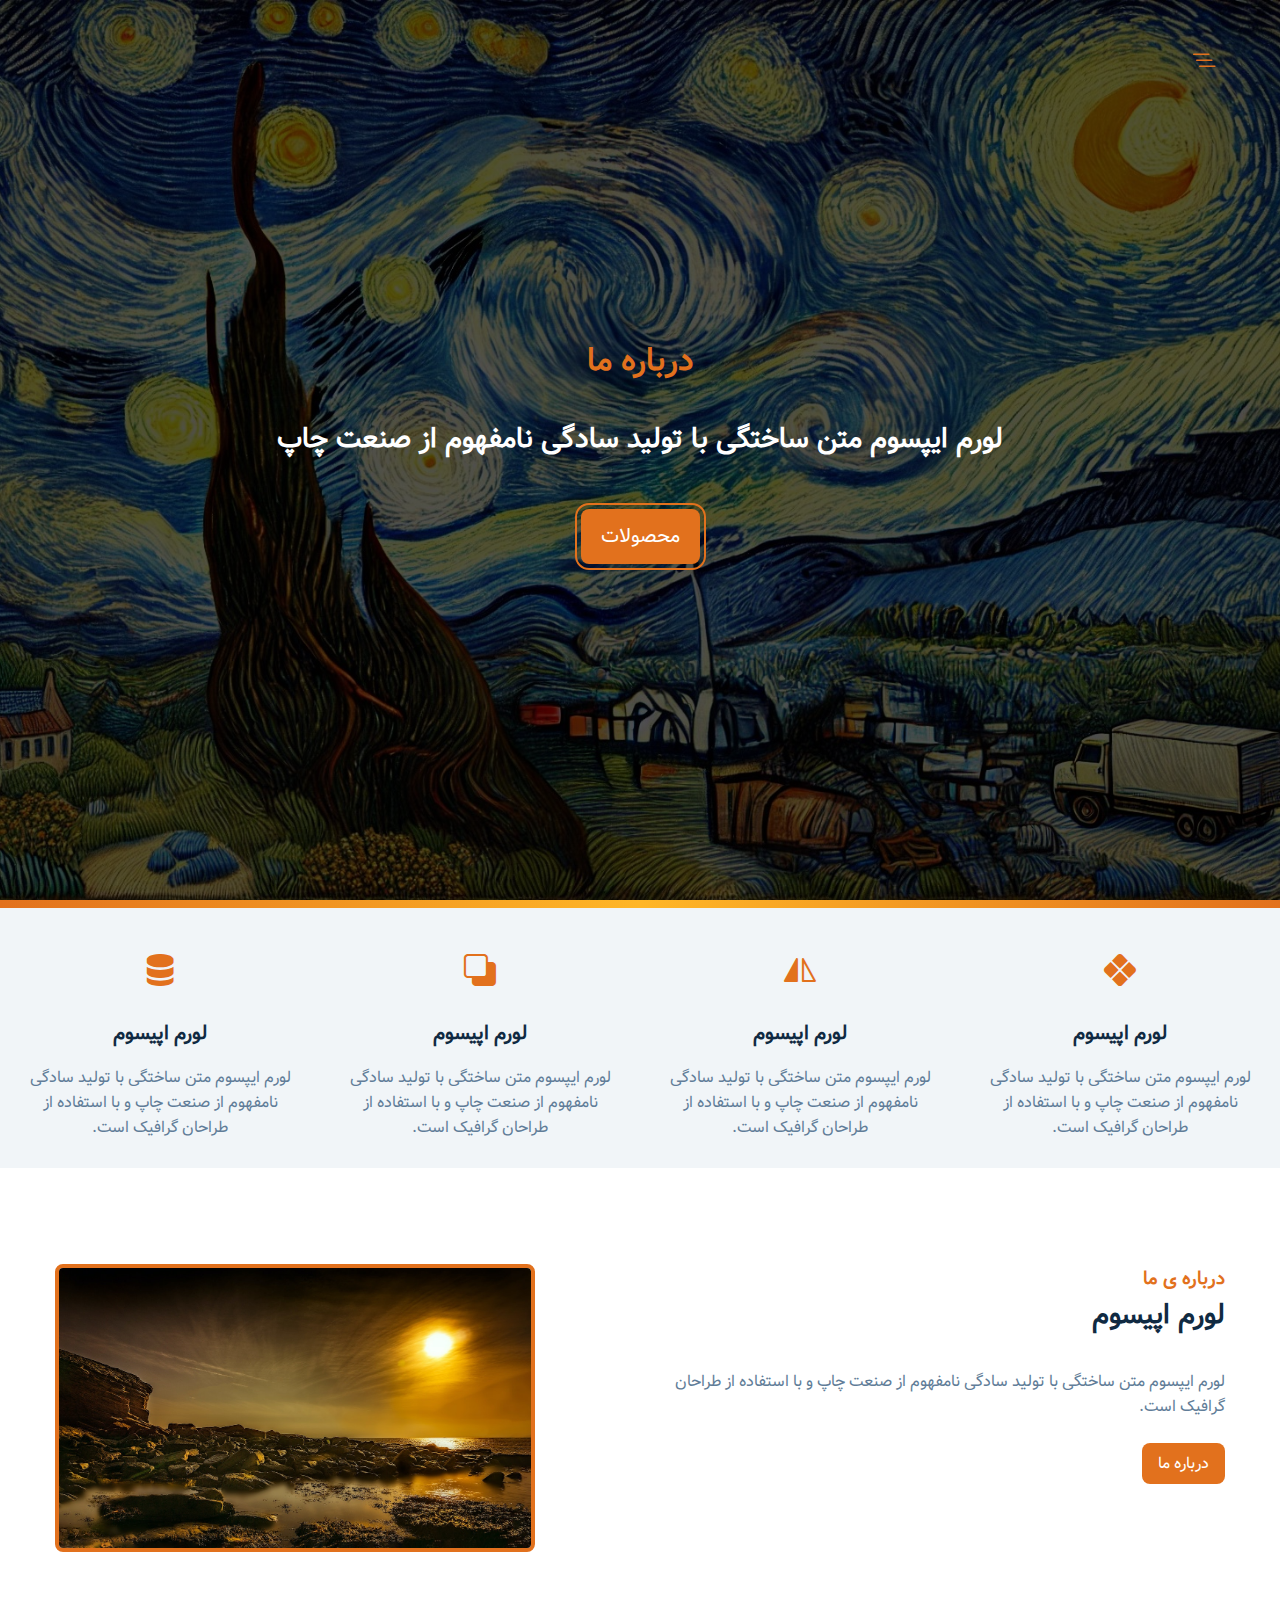
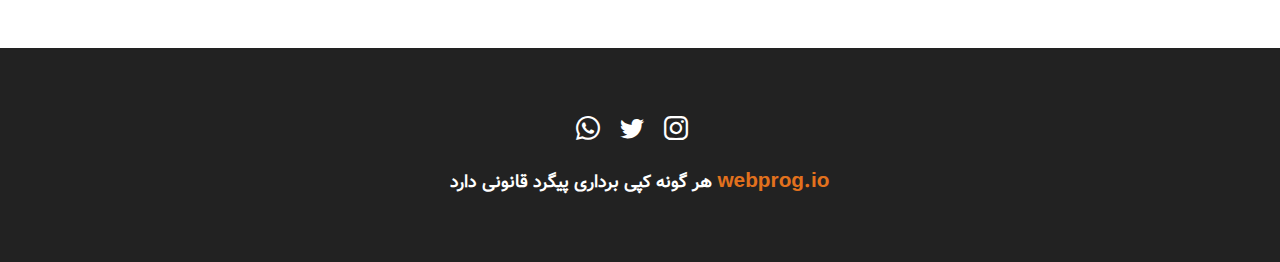
<file: about.html>
<!DOCTYPE html>
<html lang="fa">

<head>
    <meta charset="UTF-8" />
    <meta name="viewport" content="width=device-width, initial-scale=1.0" />
    <link rel="stylesheet" href="./css/main.css" />
    <link rel="stylesheet" href="./css/bootstrap-icons.css" />
    <title>fateme.bigdeli || About</title>
</head>

<body>
    <!-- navbar -->
     <span class="nav-btn" id="nav-btn">
        <i class="bi bi-list-nested"></i>
     </span>
     <nav class="navbar" id="navbar">
        <div class="navbar-header">
            <span class="nav-close" id="nav-close">
                <i class="bi bi-x"></i>
            </span>

        </div>
        <ul class="nav-items">
            <li>
                <a href="index.html" class="nav-link">
                    <i class="bi bi-house-fill"></i>
                    صفحه اصلی
                </a>
            </li>

            <li>
                <a href="about.html" class="nav-link">
                    <i class="bi bi-info-circle-fill"></i>
                     درباره ما
                </a>
            </li>
            <li>
                <a href="products.html" class="nav-link">
                    <i class="bi bi-box-seam-fill"></i>
                     محصولات
                </a>
            </li>
            <li>
                <a href="services.html" class="nav-link">
                    <i class="bi bi-calendar2-check-fill"></i>
                     خدمات
                </a>
            </li>

            <li>
                <a href="contact-us.html" class="nav-link">
                    <i class="bi bi-chat-right-dots-fill"></i>
                    تماس با ما 
                </a>
            </li>
        </ul>

     </nav>
     <!-- end pf navbar -->
    <!-- header -->
    <header class="header">
        <div class="banner">
            <h1> درباره ما</h1>
            <h2>لورم ایپسوم متن ساختگی با تولید سادگی نامفهوم از صنعت چاپ</h2>
            <a class="btn btn-banner" href="./products.html">محصولات</a>
        </div>
    </header>
    <div class="content-divider"></div>
    <!-- end of header -->

    <!-- features -->
    <section class="features clearfix">
        <article class="feature">
            <span class="feature-icon">
                <i class="bi bi-x-diamond-fill"></i>
            </span>
            <h4 class="feature-title">لورم اپیسوم</h4>
            <p class="feature-text">
                لورم ایپسوم متن ساختگی با تولید سادگی نامفهوم از صنعت چاپ و با استفاده
                از طراحان گرافیک است.
            </p>
        </article>
        <article class="feature">
            <span class="feature-icon">
                <i class="bi bi-symmetry-vertical"></i>
            </span>
            <h4 class="feature-title">لورم اپیسوم</h4>
            <p class="feature-text">
                لورم ایپسوم متن ساختگی با تولید سادگی نامفهوم از صنعت چاپ و با استفاده
                از طراحان گرافیک است.
            </p>
        </article>
        <article class="feature">
            <span class="feature-icon">
                <i class="bi bi-subtract"></i>
            </span>
            <h4 class="feature-title">لورم اپیسوم</h4>
            <p class="feature-text">
                لورم ایپسوم متن ساختگی با تولید سادگی نامفهوم از صنعت چاپ و با استفاده
                از طراحان گرافیک است.
            </p>
        </article>
        <article class="feature">
            <span class="feature-icon">
                <i class="bi bi-server"></i>
            </span>
            <h4 class="feature-title">لورم اپیسوم</h4>
            <p class="feature-text">
                لورم ایپسوم متن ساختگی با تولید سادگی نامفهوم از صنعت چاپ و با استفاده
                از طراحان گرافیک است.
            </p>
        </article>

    </section>
    <!-- end of features -->

    <!-- about -->
    <section class=" section-center clearfix">
        <!-- about-image -->
        <article class="about-img">
            <div class="about-picture-container">
                <img class="about-picture" src="./images/about.jpg" alt="about-image">
            </div>

        </article>
        <!-- about info -->
        <article class="about-info">
            <!-- section title -->
            <div class="section-title">
                <h3>درباره ی ما</h3>
                <h2>لورم اپیسوم</h2>
            </div>
            <p class="about-text">لورم ایپسوم متن ساختگی با تولید سادگی نامفهوم از صنعت چاپ و با استفاده از طراحان
                گرافیک است.</p>

            <a class="btn about-btn" href="about.html">درباره ما</a>
        </article>
    </section>
    <!-- end of about -->

    <!-- footer -->
    <footer class="footer">
        <div class="section-center">
            <div class="social-icons">
                <a class="social-icon" href="#">
                    <i class="bi bi-whatsapp"></i>
                </a>
                <a class="social-icon" href="#">
                    <i class="bi bi-twitter"></i>
                </a>
                <a class="social-icon" href="#">
                    <i class="bi bi-instagram"></i>
                </a>
            </div>
            <h4 class="footer-text">
                <a class="company" href="https://webprog.io">webprog.io</a>
                هر گونه کپی برداری پیگرد قانونی دارد
            </h4>

        </div>

    </footer>
    <!-- end of footer -->

    <script src="./js/app.js">

    </script>
</body>

</html>
</file>
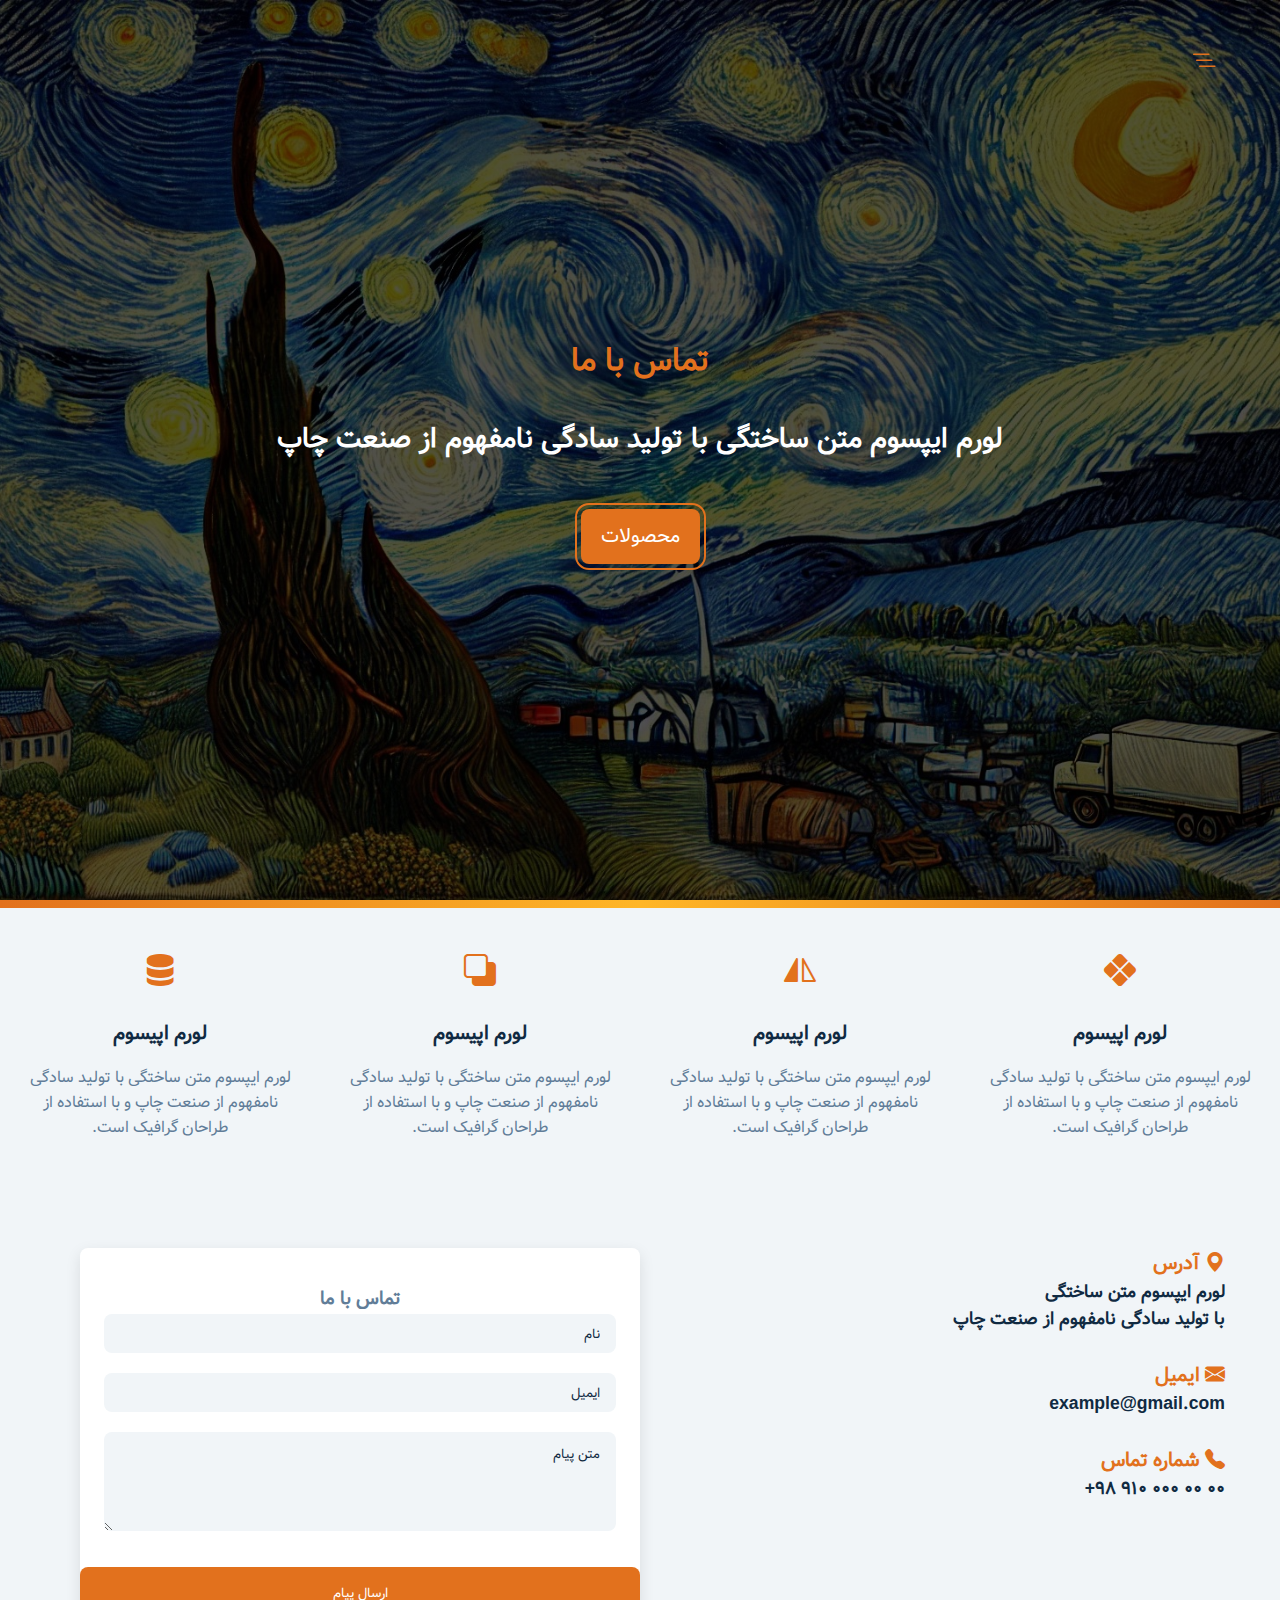
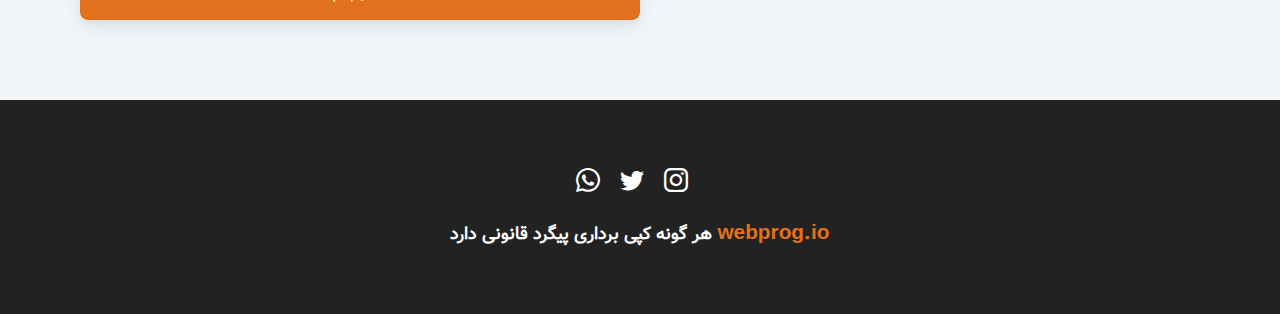
<file: contact-us.html>
<!DOCTYPE html>
<html lang="fa">

<head>
    <meta charset="UTF-8" />
    <meta name="viewport" content="width=device-width, initial-scale=1.0" />
    <link rel="stylesheet" href="./css/main.css" />
    <link rel="stylesheet" href="./css/bootstrap-icons.css" />
    <title>fateme.bigdeli || Contact Us</title>
</head>

<body>
    <!-- navbar -->
     <span class="nav-btn" id="nav-btn">
        <i class="bi bi-list-nested"></i>
     </span>
     <nav class="navbar" id="navbar">
        <div class="navbar-header">
            <span class="nav-close" id="nav-close">
                <i class="bi bi-x"></i>
            </span>

        </div>
        <ul class="nav-items">
            <li>
                <a href="index.html" class="nav-link">
                    <i class="bi bi-house-fill"></i>
                    صفحه اصلی
                </a>
            </li>

            <li>
                <a href="about.html" class="nav-link">
                    <i class="bi bi-info-circle-fill"></i>
                     درباره ما
                </a>
            </li>
            <li>
                <a href="products.html" class="nav-link">
                    <i class="bi bi-box-seam-fill"></i>
                     محصولات
                </a>
            </li>
            <li>
                <a href="services.html" class="nav-link">
                    <i class="bi bi-calendar2-check-fill"></i>
                     خدمات
                </a>
            </li>

            <li>
                <a href="contact-us.html" class="nav-link">
                    <i class="bi bi-chat-right-dots-fill"></i>
                    تماس با ما 
                </a>
            </li>
        </ul>

     </nav>
     <!-- end pf navbar -->
    <!-- header -->
    <header class="header">
        <div class="banner">
            <h1>تماس با ما</h1>
            <h2>لورم ایپسوم متن ساختگی با تولید سادگی نامفهوم از صنعت چاپ</h2>
            <a class="btn btn-banner" href="./products.html">محصولات</a>
        </div>
    </header>
    <div class="content-divider"></div>
    <!-- end of header -->

    <!-- features -->
    <section class="features clearfix">
        <article class="feature">
            <span class="feature-icon">
                <i class="bi bi-x-diamond-fill"></i>
            </span>
            <h4 class="feature-title">لورم اپیسوم</h4>
            <p class="feature-text">
                لورم ایپسوم متن ساختگی با تولید سادگی نامفهوم از صنعت چاپ و با استفاده
                از طراحان گرافیک است.
            </p>
        </article>
        <article class="feature">
            <span class="feature-icon">
                <i class="bi bi-symmetry-vertical"></i>
            </span>
            <h4 class="feature-title">لورم اپیسوم</h4>
            <p class="feature-text">
                لورم ایپسوم متن ساختگی با تولید سادگی نامفهوم از صنعت چاپ و با استفاده
                از طراحان گرافیک است.
            </p>
        </article>
        <article class="feature">
            <span class="feature-icon">
                <i class="bi bi-subtract"></i>
            </span>
            <h4 class="feature-title">لورم اپیسوم</h4>
            <p class="feature-text">
                لورم ایپسوم متن ساختگی با تولید سادگی نامفهوم از صنعت چاپ و با استفاده
                از طراحان گرافیک است.
            </p>
        </article>
        <article class="feature">
            <span class="feature-icon">
                <i class="bi bi-server"></i>
            </span>
            <h4 class="feature-title">لورم اپیسوم</h4>
            <p class="feature-text">
                لورم ایپسوم متن ساختگی با تولید سادگی نامفهوم از صنعت چاپ و با استفاده
                از طراحان گرافیک است.
            </p>
        </article>

    </section>
    <!-- end of features -->



    <!-- contact us -->
    <section class="contact">

        <div class="section-center clearfix">
            <article class="contact-info">
                <div class="contact-item">
                    <h4 class="contact-title">
                        <span class="contact-icon">
                            <i class="bi bi-geo-alt-fill"></i>
                        </span>
                        آدرس
                    </h4>

                    <h4 class="contact-text">
                        لورم ایپسوم متن ساختگی
                        <br>
                        با تولید سادگی نامفهوم از صنعت چاپ
                    </h4>
                </div>

                <div class="contact-item">
                    <h4 class="contact-title">
                        <span class="contact-icon">
                            <i class="bi bi-envelope-fill"></i>
                        </span>
                        ایمیل
                    </h4>

                    <h4 class="contact-text">
                        example@gmail.com
                    </h4>
                </div>

                <div class="contact-item">
                    <h4 class="contact-title">
                        <span class="contact-icon">
                            <i class="bi bi-telephone-fill"></i>
                        </span>
                        شماره تماس
                    </h4>

                    <h4 class="contact-text">
                        +98 910 000 00 00
                    </h4>
                </div>
            </article>

            <article class="contact-form">
                <div class="form-group">
                    <h3>تماس با ما</h3>
                    <form>
                        <input class="form-control" type="text" name="name" placeholder="نام">
                        <input class="form-control" type="email" name="email" placeholder="ایمیل">
                        <textarea class="form-control" name="message" placeholder="متن پیام" rows="5"></textarea>

                </div>
                <button type="submit" class="btn submit-btn">ارسال پیام</button>
                </form>
            </article>

        </div>

    </section>
    <!-- end of contact us -->

    <!-- footer -->
    <footer class="footer">
        <div class="section-center">
            <div class="social-icons">
                <a class="social-icon" href="#">
                    <i class="bi bi-whatsapp"></i>
                </a>
                <a class="social-icon" href="#">
                    <i class="bi bi-twitter"></i>
                </a>
                <a class="social-icon" href="#">
                    <i class="bi bi-instagram"></i>
                </a>
            </div>
            <h4 class="footer-text">
                <a class="company" href="https://webprog.io">webprog.io</a>
                هر گونه کپی برداری پیگرد قانونی دارد
            </h4>

        </div>

    </footer>
    <!-- end of footer -->

    <script src="./js/app.js">

    </script>
</body>

</html>
</file>
<file: css/main.css>
* {
    margin: 0;
    padding: 0;
    box-sizing: border-box;
}

/*
===================
Fonts
===================
*/
@font-face {
    font-family: "vazir";
    src: url("../fonts/vazir/Vazir-FD-WOL.woff") format("woff2"),
        url("../fonts/vazir/Vazir-FD-WOL.woff") format("woff"),
        url("../fonts/vazir/Vazir-FD-WOL.ttf") format("truetype");
}

/*
===================
Variables
===================
*/
:root {
    --clr-primary: #e2711d;
    --clr-primary-light: #ffb627;
    --clr-grey-1: #102a42;
    --clr-grey-5: #617d98;
    --clr-grey-10: #f1f5f8;
    --clr-white: #fff;
    --ff-primary: "vazir", sans-serif;
    --radius: 0.5rem;
    --transition: all 0.3s linear;
}

body {
    font-family: var(--ff-primary);
    background: var(--clr-white);
    color: var(--clr-grey-1);
    text-align: right;
    font-size: 1rem;
    /* direction: rtl; */
}

a {
    text-decoration: none;
}

img {
    display: block;
    width: 100%;
}

h1 {
    font-size: 1.75rem;
    direction: rtl;
}

h2 {
    font-size: 1.5rem;
    direction: rtl;
}

h4 {
    font-size: 1rem;
    /* direction: rtl; */
}

@media screen and (min-width: 800px) {
    h1 {
        font-size: 2rem;
    }

    h2 {
        font-size: 1.75rem;
    }

    h4 {
        font-size: 1.25rem;
    }
}

.btn {
    background: var(--clr-primary);
    padding: 0.5rem 1rem;
    border-radius: var(--radius);
    color: var(--clr-white);
    transition: var(--transition);
    display: inline-block;
}

.btn:hover {
    background: var(--clr-primary-light);
    color: var(--clr-primary);
}

.clearfix::after,
.clearfix::before {
    content: "";
    clear: both;
    display: block;
}

.section-center {
    padding: 4rem 0;
    width: 85vw;
    margin: 0 auto;
    max-width: 1170px;
}

@media screen and (min-width: 992px) {
    .section-center {
        width: 95vw;
    }
}

.section-title h3 {
    color: var(--clr-primary);
}

.section-title {
    margin-bottom: 2rem;
}

/*
===================
Animation
===================
*/
@keyframes bounce {
    0% {
        transform: scale(1);
    }
    50% {
        transform: scale(1.5);
    }
    100% {
        transform: scale(1);
    }
}

@keyframes slideFromTop {
    0% {
        transform: translateY(-100px);
        opacity: 0;
    }
    
    100% {
        transform: translateY(0);
        opacity: 1;
    }
}

@keyframes slideFromBottom {
    0% {
        transform: translateY(+100px);
        opacity: 0;
    }
    
    100% {
        transform: translateY(0);
        opacity: 1;
    }
}

/*
===================
Navbar
===================
*/
.nav-btn {
    font-size: 1.5rem;
    color: var(--clr-primary);
    position: fixed;
    top: 5%;
    right: 5%;
    z-index: 1;
    cursor: pointer;
    animation: bounce 2s ease infinite;
}
.navbar {
    position: fixed;
    top: 0;
    right: 0;
    background: var(--clr-grey-10);
    z-index: 2;
    height: 100%;
    width: 100%;
    box-shadow: 2px 0 2px rgba(0, 0, 0, 0.2);

    transform: translateX(100%);
    transition: all 0.4s linear;
}

.showNav {
    transform: translate(0);
}
.navbar-header {
text-align: left;
}

.nav-close {
    font-size: 2.5rem;
    color: #f29c9c;
    cursor: pointer;
    transition: var(--transition);
}

.nav-close:hover {
    color: #bb2525;
}

.nav-items {
    list-style-type: none;
    direction: rtl;
}

.nav-link {
    display: block;
    padding: 0.5rem 1rem;
    font-size: 1.1rem;
    color: var(--clr-grey-5);
    transition: var(--transition);
}

.nav-link i {
    font-size: 1.4rem;
    margin-left: 0.3rem;
}

.nav-link:hover {
        background: var(--clr-primary-light);
        transform: scale(1.01);
        border-right: 0.5rem solid var(--clr-primary);
        padding-right: 1.5rem;
        color: var(--clr-primary);
}

@media screen and (min-width: 768px) {
    .navbar {
        width: 30vw;
        max-width: 20rem;
    }
}

/*
===================
Header
===================
*/
.header {
    height: 100vh;
    background: linear-gradient(rgba(0, 0, 0, 0.6), rgba(0, 0, 0, 0.6)),
        url(../images/header.jpg) center/cover no-repeat fixed;
    position: relative;
}

.banner {
    width: 100%;
    position: absolute;
    top: 50%;
    left: 50%;
    color: white;
    transform: translate(-50%, -50%);
    text-align: center;
}

.banner h1 {
    color: var(--clr-primary);
    margin-bottom: 2rem;
    animation: slideFromTop 2s ease-in-out 1;
}

.banner h2 {
    color: var(--clr-white);
    margin-bottom: 3rem;
    animation: slideFromBottom 2s ease-in-out 1;
}

.btn-banner {
    font-size: 1.25rem;
    outline: 0.125rem solid var(--clr-primary);
    outline-offset: 0.25rem;
    padding: 0.75rem 1.25rem;
    animation: slideFromBottom 2s linear 1;
}

/* content divider */
.content-divider {
    height: 0.5rem;
    background: linear-gradient(to left,
            var(--clr-primary),
            var(--clr-primary-light),
            var(--clr-primary));
}

/*
===================
Features
===================
*/
.features {
    background: var(--clr-grey-10);
}

.feature {
    height: 260px;
    text-align: center;
    padding: 2.5rem 0;
    transition: var(--transition);
}

.feature:hover {
    background: var(--clr-white);
    box-shadow: 0 2px 0 var(--clr-primary);
}

.feature:hover .feature-icon {
    transform: translateY(-5px);
}

.feature-icon {
    font-size: 2rem;
    color: var(--clr-primary);
    margin-bottom: 1.25rem;
    display: inline-block;
    transition: var(--transition);
}

.feature-title {
    margin-bottom: 1rem;
}

.feature-text {
    color: var(--clr-grey-5);
    max-width: 17rem;
    margin: 0 auto;
    direction: rtl;
}

@media screen and (min-width: 576px) {
    .feature {
        float: right;
        width: 50%;
    }
}

@media screen and (min-width: 1200px) {
    .feature {
        float: right;
        width: 25%;
    }
}

/*
===================
About
===================
*/
.about-img,
.about-info {
    padding: 2rem 0;
}

.about-picture-container {
    background: var(--clr-primary-light);
    max-width: 30rem;
    border: 0.3rem solid var(--clr-primary);
    border-radius: var(--radius);
    overflow: hidden;
}

.about-picture {
    transition: var(--transition);
}

.about-picture-container:hover .about-picture {
    opacity: 0.5;
    transform: scale(1.2);
}

.about-text {
    color: var(--clr-grey-5);
    direction: rtl;
}

.about-btn {
    margin-top: 1.5rem;
}

@media screen and (min-width: 992px) {
    .about-img {
        float: left;
        width: 50%;
    }

    .about-info {
        float: right;
        width: 50%;
    }
}

/*
===================
Products
===================
*/

.products {
    background: var(--clr-grey-10);

}

.products article {
    padding: 2rem 0;
}

.products-text {
    color: var(--clr-grey-5);
    max-width: 26rem;
    margin-left: auto;
    direction: rtl;
}

.btn-products {
    margin-top: 1.5rem;
}

.products-cards .product {
    margin-bottom: 2rem;

}

.product-img {
    border-radius: var(--radius);
    margin-bottom: 1rem;
    height: 17rem;
    object-fit: cover;
    transition: var(--transition);
}

.product-img:hover {
    box-shadow: 0 5px 15px rgb(0, 0, 0, 0.2);
    transform: scale(1.02);
}

.product-price {
    color: var(--clr-primary);
    direction: rtl;

}

@media screen and (min-width: 720px) {
    .product {
        float: right;
        width: 50%;
        padding-left: 2rem;
    }

}

@media screen and (min-width: 992px) {
    .product {
        width: 33.3%;
    }

}

@media screen and (min-width: 1200px) {
    .products-info {
        float: right;
        width: 30%;

    }

    .products-cards {
        float: left;
        width: 70%;
        padding-left: 0;
        padding-right: 2rem;
        margin-bottom: 0;
    }

    .product {
        padding-left: 0;
        padding-right: 2rem;
        margin-bottom: 0;

    }
}


/*
===================
Services
===================
*/

.services-title {
    text-align: center;

}

.service-card {
    background: var(--clr-grey-10);
    margin: 2rem 0;
    border-radius: var(--radius);
    box-shadow: 0 5px 15px rgb(0, 0, 0, 0.1);
    transition: var(--transition);
}

.service-card:hover {
    box-shadow: 0 5px 15px rgb(0, 0, 0, 0.2);
    transform: scale(1.02);
}


.service-img {
    height: 17rem;
    object-fit: cover;
    border-top-left-radius: var(--radius);
    border-top-right-radius: var(--radius);
}

.service-info {
    text-align: center;
    padding: 3rem 1rem 2.5rem 1rem;
}

.service-info p {
    color: var(--clr-grey-5);
    max-width: 20rem;
    margin: 0 auto;
}

@media screen and (min-width: 768px) {
    .service-card {
        float: right;
        width: 45%;
        margin-left: 5%;
    }
}

@media screen and (min-width: 992px) {
    .service-card {
        width: 30%;
        margin-left: 3.33%;
    }
}

.service-img-container {
    position: relative;
}

.service-icon {
    position: absolute;
    left: 50%;
    bottom: 0;
    font-size: 1.75rem;
    color: var(--clr-primary);
    transform: translate(-50%, 50%);
    background: var(--clr-primary-light);
    padding: 0.5rem 0.7rem 0.1rem 0.7rem;
    border-radius: 50%;
    border: 0.375rem solid var(--clr-grey-10);
}

/*
===================
Contact us
===================
*/
.contact {
    background: var(--clr-grey-10);
}

.contact article {
    margin: 1rem 0;
}

.contact-item {
    margin-bottom: 1.7rem;
}

.contact-title {
    color: var(--clr-primary);
    font-weight: 600;
    direction: rtl;
}

.contact-text {
    font-size: 1.1rem;
}

.contact-form {
    background: var(--clr-white);
    border-radius: var(--radius);
    text-align: center;
    box-shadow: 0 5px 15px rgba(0, 0, 0, 0.1);
    transition: var(--transition);
    max-width: 35rem;
}

.contact-form:hover {
    box-shadow: 0 5px 15px rgba(0, 0, 0, 0.2);
}

.contact-form h3 {
    color: var(--clr-grey-5);
    padding-top: 1.25rem;
}

.form-group {
    padding: 1rem 1.5rem;
}

.form-control {
    display: block;
    width: 100%;
    margin-bottom: 1.25rem;
    padding: 0.75rem 1rem;
    border: none;
    background: var(--clr-grey-10);
    border-radius: var(--radius);
    direction: rtl;

}

.form-control::placeholder {
    font-family: var(--ff-primary);
    color: var(--clr-grey-1);

}

.submit-btn {
    display: block;
    width: 100%;
    padding: 1rem;
    border: none;
    font-family: var(--ff-primary);
}


@media screen and (min-width: 992px) {
    .contact article {
        float: right;
        width: 50%;
    }
}

/*
===================
Footer
===================
*/
.footer {
    background: #222;
    text-align: center;
    color: var(--clr-white);
}

.social-icon {
    color: var(--clr-white);
    font-size: 1.5rem;
    margin-bottom: 1rem;
    margin-right: 1rem;
    display: inline-block;
    transition: var(--transition);
}

.social-icon:hover {
    color: var(--clr-primary);
}

.footer-text {
    font-size: 1.1rem;
    direction: rtl;
}
.company {
    color: var(--clr-primary);
    font-size: 1.3rem;
}
</file>
